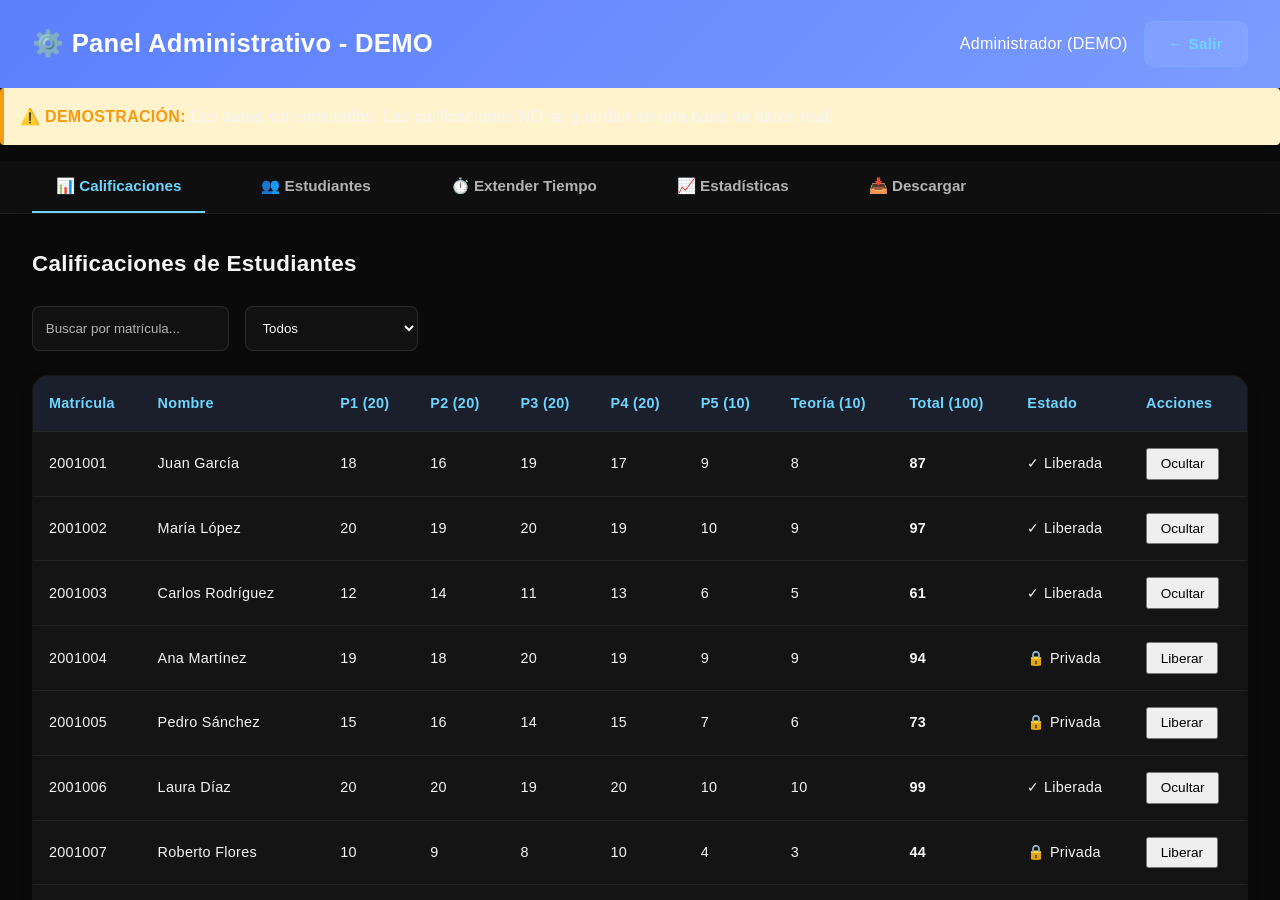
<file: demo-admin.html>
<!DOCTYPE html>
<html lang="es">
<head>
    <meta charset="UTF-8">
    <meta name="viewport" content="width=device-width, initial-scale=1.0">
    <title>DEMO - Panel Administrativo</title>
    <link rel="stylesheet" href="css/style.css">
    <style>
        .demo-banner {
            background-color: #fff3cd;
            border-left: 4px solid #f39c12;
            padding: 1rem;
            margin-bottom: 1rem;
            border-radius: 4px;
        }
        .demo-banner strong {
            color: #f39c12;
        }
    </style>
</head>
<body>
    <div class="admin-container">
        <!-- HEADER -->
        <header class="admin-header">
            <h1>⚙️ Panel Administrativo - DEMO</h1>
            <div class="admin-info">
                <p id="usuarioInfo">Administrador (DEMO)</p>
                <button class="btn btn-secondary" onclick="volverAlLogin()">← Salir</button>
            </div>
        </header>

        <!-- BANNER DEMO -->
        <div class="demo-banner">
            <strong>⚠️ DEMOSTRACIÓN:</strong> Los datos son simulados. Las calificaciones NO se guardan en una base de datos real.
        </div>

        <!-- NAVEGACIÓN -->
        <nav class="admin-nav">
            <button class="nav-btn active" onclick="mostrarSeccion('calificaciones')">
                📊 Calificaciones
            </button>
            <button class="nav-btn" onclick="mostrarSeccion('estudiantes')">
                👥 Estudiantes
            </button>
            <button class="nav-btn" onclick="mostrarSeccion('tiempos')">
                ⏱️ Extender Tiempo
            </button>
            <button class="nav-btn" onclick="mostrarSeccion('estadisticas')">
                📈 Estadísticas
            </button>
            <button class="nav-btn" onclick="mostrarSeccion('exportar')">
                📥 Descargar
            </button>
        </nav>

        <!-- CONTENIDO -->
        <main class="admin-content">
            <!-- CALIFICACIONES -->
            <section id="seccion-calificaciones" class="seccion active">
                <h2>Calificaciones de Estudiantes</h2>

                <div class="filtros">
                    <input type="text" id="filtroMatricula" placeholder="Buscar por matrícula..."
                           onkeyup="filtrarTabla()">
                    <select id="filtroEstado" onchange="filtrarTabla()">
                        <option value="">Todos</option>
                        <option value="liberada">Liberada</option>
                        <option value="privada">Privada (No liberada)</option>
                    </select>
                </div>

                <table class="tabla-calificaciones">
                    <thead>
                        <tr>
                            <th>Matrícula</th>
                            <th>Nombre</th>
                            <th>P1 (20)</th>
                            <th>P2 (20)</th>
                            <th>P3 (20)</th>
                            <th>P4 (20)</th>
                            <th>P5 (10)</th>
                            <th>Teoría (10)</th>
                            <th>Total (100)</th>
                            <th>Estado</th>
                            <th>Acciones</th>
                        </tr>
                    </thead>
                    <tbody id="tablaCalificaciones">
                        <!-- Se llena con JavaScript -->
                    </tbody>
                </table>
            </section>

            <!-- EXTENDER TIEMPO -->
            <section id="seccion-tiempos" class="seccion">
                <h2>Extender Tiempo de Examen</h2>

                <div class="extender-tiempo-box">
                    <div class="form-row">
                        <select id="matriculaExtender" onchange="mostrarDatosEstudiante()">
                            <option value="">Seleccionar estudiante...</option>
                            ${estudiantesDemo.map(e => `<option value="${e.matricula}">${e.matricula} - ${e.nombre}</option>`).join('')}
                        </select>
                        <select id="horasExtender">
                            <option value="7">7 horas (por defecto)</option>
                            <option value="8">8 horas</option>
                            <option value="9">9 horas</option>
                            <option value="10">10 horas</option>
                            <option value="12">12 horas</option>
                            <option value="14">14 horas</option>
                            <option value="16">16 horas</option>
                            <option value="18">18 horas</option>
                            <option value="20">20 horas</option>
                            <option value="24">24 horas (1 día)</option>
                            <option value="30">30 horas</option>
                            <option value="36">36 horas (1.5 días)</option>
                            <option value="48">48 horas (2 días)</option>
                        </select>
                        <textarea id="razonExtender" placeholder="Razón (ej: Estudiante con discapacidad, necesita más tiempo...)"></textarea>
                        <button class="btn btn-warning" onclick="extenderTiempo()">⏱️ Extender Tiempo</button>
                    </div>
                </div>

                <div id="datosEstudianteExtension" style="margin-top: 2rem; display: none;">
                    <h3>Información del Estudiante</h3>
                    <div class="info-box">
                        <p><strong>Matrícula:</strong> <span id="matExtension">-</span></p>
                        <p><strong>Nombre:</strong> <span id="nomExtension">-</span></p>
                        <p><strong>Tiempo actual:</strong> <span id="tiempoActual">7 horas</span></p>
                        <p><strong>Estado:</strong> <span id="estadoExtension">-</span></p>
                    </div>
                </div>

                <h3 style="margin-top: 2rem;">Historial de Extensiones</h3>
                <table class="tabla-extensiones">
                    <thead>
                        <tr>
                            <th>Matrícula</th>
                            <th>Nombre</th>
                            <th>Horas Originales</th>
                            <th>Horas Extendidas</th>
                            <th>Razón</th>
                            <th>Fecha</th>
                        </tr>
                    </thead>
                    <tbody id="tablaExtensiones">
                        <!-- Se llena con JavaScript -->
                    </tbody>
                </table>
            </section>

            <!-- ESTUDIANTES -->
            <section id="seccion-estudiantes" class="seccion">
                <h2>Gestión de Estudiantes</h2>
                <table class="tabla-estudiantes">
                    <thead>
                        <tr>
                            <th>Matrícula</th>
                            <th>Nombre</th>
                            <th>Estado</th>
                            <th>Calificación</th>
                        </tr>
                    </thead>
                    <tbody id="tablaEstudiantes">
                        <!-- Se llena con JavaScript -->
                    </tbody>
                </table>
            </section>

            <!-- ESTADÍSTICAS -->
            <section id="seccion-estadisticas" class="seccion">
                <h2>Estadísticas Generales</h2>
                <div class="estadisticas-box">
                    <div class="stats-grid">
                        <div class="stat-card">
                            <p id="totalEstudiantes">0</p>
                            <small>Estudiantes totales</small>
                        </div>
                        <div class="stat-card">
                            <p id="examenesCompletos">0</p>
                            <small>Exámenes completados</small>
                        </div>
                        <div class="stat-card">
                            <p id="calificacionesLiberadas">0</p>
                            <small>Calificaciones liberadas</small>
                        </div>
                        <div class="stat-card">
                            <p id="promedio">0.0</p>
                            <small>Promedio general</small>
                        </div>
                        <div class="stat-card">
                            <p id="calificacionAlta">0</p>
                            <small>Calificación más alta</small>
                        </div>
                        <div class="stat-card">
                            <p id="calificacionBaja">0</p>
                            <small>Calificación más baja</small>
                        </div>
                    </div>
                </div>
            </section>

            <!-- DESCARGAR/EXPORTAR -->
            <section id="seccion-exportar" class="seccion">
                <h2>Descargar Datos</h2>

                <div class="exportar-opciones">
                    <button class="btn btn-primary" onclick="descargarCSV()">
                        📥 Descargar Calificaciones (CSV/Excel)
                    </button>
                </div>

                <div class="info-box" style="margin-top: 2rem;">
                    <h3>¿Cómo funciona en la versión REAL?</h3>
                    <ol>
                        <li><strong>Estudiante completa examen</strong> → Responde 5 problemas + teoría</li>
                        <li><strong>Sistema califica automáticamente</strong> → Valida respuestas y calcula puntos</li>
                        <li><strong>Admin ve calificaciones privadas</strong> → Con botón "Liberar"</li>
                        <li><strong>Admin libera calificación</strong> → Estudiante puede ver su nota</li>
                        <li><strong>Estudiante ve su puntuación</strong> → Después de liberada por admin</li>
                    </ol>
                </div>
            </section>
        </main>
    </div>

    <script src="js/utils.js"></script>
    <script>
        // Historial de extensiones de tiempo
        let extensionesHistorial = [];

        // DATOS DE DEMO - 28 estudiantes con calificaciones simuladas
        const estudiantesDemo = [
            { matricula: '2001001', nombre: 'Juan García', completado: true, p1: 18, p2: 16, p3: 19, p4: 17, p5: 9, teoria: 8, liberada: true },
            { matricula: '2001002', nombre: 'María López', completado: true, p1: 20, p2: 19, p3: 20, p4: 19, p5: 10, teoria: 9, liberada: true },
            { matricula: '2001003', nombre: 'Carlos Rodríguez', completado: true, p1: 12, p2: 14, p3: 11, p4: 13, p5: 6, teoria: 5, liberada: true },
            { matricula: '2001004', nombre: 'Ana Martínez', completado: true, p1: 19, p2: 18, p3: 20, p4: 19, p5: 9, teoria: 9, liberada: false },
            { matricula: '2001005', nombre: 'Pedro Sánchez', completado: true, p1: 15, p2: 16, p3: 14, p4: 15, p5: 7, teoria: 6, liberada: false },
            { matricula: '2001006', nombre: 'Laura Díaz', completado: true, p1: 20, p2: 20, p3: 19, p4: 20, p5: 10, teoria: 10, liberada: true },
            { matricula: '2001007', nombre: 'Roberto Flores', completado: true, p1: 10, p2: 9, p3: 8, p4: 10, p5: 4, teoria: 3, liberada: false },
            { matricula: '2001008', nombre: 'Sofia Gutiérrez', completado: true, p1: 17, p2: 18, p3: 16, p4: 17, p5: 8, teoria: 7, liberada: true },
            { matricula: '2001009', nombre: 'Miguel Ángel Torres', completado: true, p1: 14, p2: 15, p3: 13, p4: 14, p5: 6, teoria: 5, liberada: false },
            { matricula: '2001010', nombre: 'Elena Vázquez', completado: true, p1: 19, p2: 19, p3: 20, p4: 18, p5: 9, teoria: 9, liberada: true },
            { matricula: '2001011', nombre: 'David Moreno', completado: true, p1: 16, p2: 17, p3: 15, p4: 16, p5: 8, teoria: 7, liberada: false },
            { matricula: '2001012', nombre: 'Isabel Hernández', completado: true, p1: 20, p2: 19, p3: 20, p4: 19, p5: 10, teoria: 9, liberada: true },
            { matricula: '2001013', nombre: 'Francisco Jiménez', completado: true, p1: 11, p2: 12, p3: 10, p4: 11, p5: 5, teoria: 4, liberada: false },
            { matricula: '2001014', nombre: 'Gabriela Castro', completado: true, p1: 18, p2: 19, p3: 17, p4: 18, p5: 9, teoria: 8, liberada: true },
            { matricula: '2001015', nombre: 'Antonio Ruiz', completado: true, p1: 13, p2: 14, p3: 12, p4: 13, p5: 6, teoria: 5, liberada: false },
            { matricula: '2001016', nombre: 'Valentina Iglesias', completado: true, p1: 19, p2: 20, p3: 19, p4: 20, p5: 10, teoria: 9, liberada: true },
            { matricula: '2001017', nombre: 'Sergio Álvarez', completado: true, p1: 15, p2: 15, p3: 14, p4: 14, p5: 7, teoria: 6, liberada: false },
            { matricula: '2001018', nombre: 'Patricia Romero', completado: true, p1: 17, p2: 18, p3: 16, p4: 17, p5: 8, teoria: 7, liberada: true },
            { matricula: '2001019', nombre: 'Enrique Martínez', completado: true, p1: 12, p2: 13, p3: 11, p4: 12, p5: 6, teoria: 5, liberada: false },
            { matricula: '2001020', nombre: 'Marta González', completado: true, p1: 20, p2: 19, p3: 20, p4: 19, p5: 10, teoria: 9, liberada: true },
            { matricula: '2001021', nombre: 'Javier López', completado: true, p1: 16, p2: 17, p3: 15, p4: 16, p5: 8, teoria: 7, liberada: false },
            { matricula: '2001022', nombre: 'Catalina Fernández', completado: true, p1: 18, p2: 18, p3: 19, p4: 17, p5: 9, teoria: 8, liberada: true },
            { matricula: '2001023', nombre: 'Álvaro Domínguez', completado: true, p1: 14, p2: 15, p3: 13, p4: 14, p5: 7, teoria: 6, liberada: false },
            { matricula: '2001024', nombre: 'Raquel Pineda', completado: true, p1: 19, p2: 19, p3: 20, p4: 20, p5: 10, teoria: 9, liberada: true },
            { matricula: '2001025', nombre: 'Gustavo Navarro', completado: true, p1: 15, p2: 16, p3: 14, p4: 15, p5: 7, teoria: 6, liberada: false },
            { matricula: '2001026', nombre: 'Carmen Rodríguez', completado: true, p1: 17, p2: 17, p3: 18, p4: 16, p5: 8, teoria: 7, liberada: true },
            { matricula: '2001027', nombre: 'Ramón García', completado: true, p1: 13, p2: 14, p3: 12, p4: 13, p5: 6, teoria: 5, liberada: false },
            { matricula: '2001028', nombre: 'Adriana Cortés', completado: true, p1: 20, p2: 20, p3: 19, p4: 20, p5: 10, teoria: 9, liberada: true },
        ];

        // Inicialización
        window.addEventListener('load', function() {
            cargarDatos();
        });

        function cargarDatos() {
            cargarCalificaciones();
            cargarEstudiantes();
            cargarEstadisticas();
        }

        function cargarCalificaciones() {
            const tbody = document.getElementById('tablaCalificaciones');
            tbody.innerHTML = estudiantesDemo.map(est => {
                const total = est.p1 + est.p2 + est.p3 + est.p4 + est.p5 + est.teoria;
                return `
                    <tr>
                        <td>${est.matricula}</td>
                        <td>${est.nombre}</td>
                        <td>${est.p1}</td>
                        <td>${est.p2}</td>
                        <td>${est.p3}</td>
                        <td>${est.p4}</td>
                        <td>${est.p5}</td>
                        <td>${est.teoria}</td>
                        <td><strong>${total}</strong></td>
                        <td>${est.liberada ? '✓ Liberada' : '🔒 Privada'}</td>
                        <td>
                            <button class="btn-pequeño" onclick="toggleLiberar('${est.matricula}')">
                                ${est.liberada ? 'Ocultar' : 'Liberar'}
                            </button>
                        </td>
                    </tr>
                `;
            }).join('');
        }

        function cargarEstudiantes() {
            const tbody = document.getElementById('tablaEstudiantes');
            tbody.innerHTML = estudiantesDemo.map(est => {
                const total = est.p1 + est.p2 + est.p3 + est.p4 + est.p5 + est.teoria;
                const estado = est.liberada ? '✓ Liberada' : '🔒 Privada';
                return `
                    <tr>
                        <td>${est.matricula}</td>
                        <td>${est.nombre}</td>
                        <td>${estado}</td>
                        <td><strong>${total}/100</strong></td>
                    </tr>
                `;
            }).join('');
        }

        function cargarEstadisticas() {
            const total = estudiantesDemo.length;
            const completados = estudiantesDemo.filter(e => e.completado).length;
            const liberadas = estudiantesDemo.filter(e => e.liberada).length;

            const calificaciones = estudiantesDemo.map(e => e.p1 + e.p2 + e.p3 + e.p4 + e.p5 + e.teoria);
            const promedio = (calificaciones.reduce((a, b) => a + b, 0) / calificaciones.length).toFixed(1);
            const maxima = Math.max(...calificaciones);
            const minima = Math.min(...calificaciones);

            document.getElementById('totalEstudiantes').textContent = total;
            document.getElementById('examenesCompletos').textContent = completados;
            document.getElementById('calificacionesLiberadas').textContent = liberadas;
            document.getElementById('promedio').textContent = promedio;
            document.getElementById('calificacionAlta').textContent = maxima;
            document.getElementById('calificacionBaja').textContent = minima;
        }

        function toggleLiberar(matricula) {
            const estudiante = estudiantesDemo.find(e => e.matricula === matricula);
            if (estudiante) {
                estudiante.liberada = !estudiante.liberada;
                cargarDatos();
                mostrarNotificacion(
                    estudiante.liberada
                        ? `✓ Calificación de ${estudiante.nombre} LIBERADA`
                        : `🔒 Calificación de ${estudiante.nombre} OCULTADA`,
                    estudiante.liberada ? 'exito' : 'info'
                );
            }
        }

        function mostrarSeccion(seccion) {
            document.querySelectorAll('.seccion').forEach(s => {
                s.classList.remove('active');
            });
            document.getElementById(`seccion-${seccion}`).classList.add('active');

            document.querySelectorAll('.nav-btn').forEach(btn => {
                btn.classList.remove('active');
            });
            event.target.classList.add('active');
        }

        function filtrarTabla() {
            const matricula = document.getElementById('filtroMatricula').value.toLowerCase();
            const estado = document.getElementById('filtroEstado').value;
            const filas = document.querySelectorAll('#tablaCalificaciones tr');

            filas.forEach(fila => {
                const mat = fila.cells[0].textContent.toLowerCase();
                const est = fila.cells[9].textContent;

                const coincideMatricula = mat.includes(matricula);
                const coincideEstado = !estado ||
                    (estado === 'liberada' && est.includes('✓')) ||
                    (estado === 'privada' && est.includes('🔒'));

                fila.style.display = coincideMatricula && coincideEstado ? '' : 'none';
            });
        }

        function descargarCSV() {
            let csv = 'Matrícula,Nombre,P1,P2,P3,P4,P5,Teoría,Total,Estado\n';
            csv += estudiantesDemo.map(e => {
                const total = e.p1 + e.p2 + e.p3 + e.p4 + e.p5 + e.teoria;
                const estado = e.liberada ? 'Liberada' : 'Privada';
                return `${e.matricula},${e.nombre},${e.p1},${e.p2},${e.p3},${e.p4},${e.p5},${e.teoria},${total},${estado}`;
            }).join('\n');

            const blob = new Blob([csv], { type: 'text/csv;charset=utf-8;' });
            const link = document.createElement('a');
            const url = URL.createObjectURL(blob);
            link.setAttribute('href', url);
            link.setAttribute('download', 'calificaciones.csv');
            link.style.visibility = 'hidden';
            document.body.appendChild(link);
            link.click();
            document.body.removeChild(link);

            mostrarNotificacion('✓ Calificaciones descargadas como CSV', 'exito');
        }

        function volverAlLogin() {
            window.location.href = 'index.html';
        }

        function mostrarDatosEstudiante() {
            const matricula = document.getElementById('matriculaExtender').value;
            if (!matricula) {
                document.getElementById('datosEstudianteExtension').style.display = 'none';
                return;
            }

            const estudiante = estudiantesDemo.find(e => e.matricula === matricula);
            if (estudiante) {
                document.getElementById('matExtension').textContent = estudiante.matricula;
                document.getElementById('nomExtension').textContent = estudiante.nombre;
                document.getElementById('tiempoActual').textContent = '7 horas';
                document.getElementById('estadoExtension').textContent = estudiante.completado ? '✓ Completó examen' : '⏳ En progreso';
                document.getElementById('datosEstudianteExtension').style.display = 'block';
            }
        }

        function extenderTiempo() {
            const matricula = document.getElementById('matriculaExtender').value;
            const horas = document.getElementById('horasExtender').value;
            const razon = document.getElementById('razonExtender').value;

            if (!matricula) {
                alert('⚠️ Selecciona un estudiante primero');
                return;
            }

            const estudiante = estudiantesDemo.find(e => e.matricula === matricula);
            if (estudiante) {
                const extension = {
                    matricula: matricula,
                    nombre: estudiante.nombre,
                    horasOriginales: 7,
                    horasExtendidas: parseInt(horas),
                    razon: razon || '(Sin especificar)',
                    fecha: new Date().toLocaleString('es-MX')
                };

                extensionesHistorial.push(extension);
                cargarHistorialExtensiones();

                mostrarNotificacion(`✓ Tiempo extendido a ${horas} horas para ${estudiante.nombre}`, 'exito');

                // Limpiar formulario
                document.getElementById('matriculaExtender').value = '';
                document.getElementById('horasExtender').value = '7';
                document.getElementById('razonExtender').value = '';
                document.getElementById('datosEstudianteExtension').style.display = 'none';
            }
        }

        function cargarHistorialExtensiones() {
            const tbody = document.getElementById('tablaExtensiones');
            if (extensionesHistorial.length === 0) {
                tbody.innerHTML = '<tr><td colspan="6" style="text-align: center; color: #999;">Sin extensiones registradas</td></tr>';
                return;
            }

            tbody.innerHTML = extensionesHistorial.map(ext => `
                <tr>
                    <td>${ext.matricula}</td>
                    <td>${ext.nombre}</td>
                    <td>${ext.horasOriginales} h</td>
                    <td><strong>${ext.horasExtendidas} h</strong></td>
                    <td>${ext.razon}</td>
                    <td>${ext.fecha}</td>
                </tr>
            `).join('');
        }
    </script>
</body>
</html>
</file>
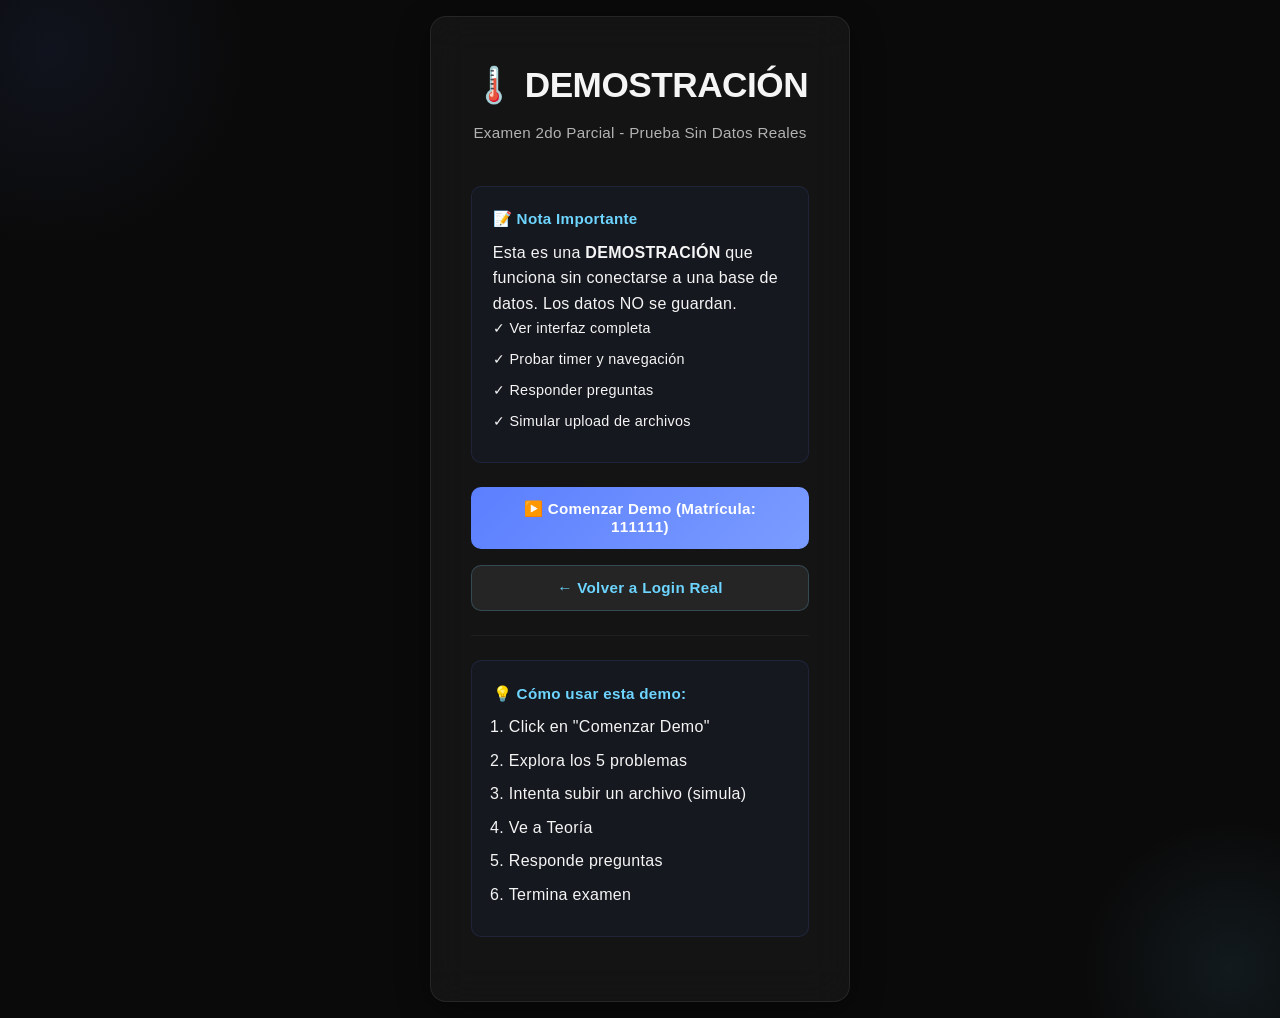
<file: demo.html>
<!DOCTYPE html>
<html lang="es">
<head>
    <meta charset="UTF-8">
    <meta name="viewport" content="width=device-width, initial-scale=1.0">
    <title>DEMO - Examen Termodinámica</title>
    <link rel="stylesheet" href="css/style.css">
</head>
<body>
    <div id="pantallaLogin" class="login-container" style="display: flex;">
        <div class="login-box">
            <div class="logo">
                <h1>🌡️ DEMOSTRACIÓN</h1>
                <p>Examen 2do Parcial - Prueba Sin Datos Reales</p>
            </div>

            <div class="info-box">
                <h3>📝 Nota Importante</h3>
                <p>Esta es una <strong>DEMOSTRACIÓN</strong> que funciona sin conectarse a una base de datos. Los datos NO se guardan.</p>
                <ul>
                    <li>✓ Ver interfaz completa</li>
                    <li>✓ Probar timer y navegación</li>
                    <li>✓ Responder preguntas</li>
                    <li>✓ Simular upload de archivos</li>
                </ul>
            </div>

            <button class="btn btn-primary" onclick="iniciarDemo()" style="width: 100%; margin-bottom: 1rem;">
                ▶️ Comenzar Demo (Matrícula: 111111)
            </button>

            <button class="btn btn-secondary" onclick="window.location.href='index.html'" style="width: 100%;">
                ← Volver a Login Real
            </button>

            <hr>

            <div class="info-box">
                <h3>💡 Cómo usar esta demo:</h3>
                <ol style="margin-left: 1rem; color: var(--color-dark);">
                    <li>Click en "Comenzar Demo"</li>
                    <li>Explora los 5 problemas</li>
                    <li>Intenta subir un archivo (simula)</li>
                    <li>Ve a Teoría</li>
                    <li>Responde preguntas</li>
                    <li>Termina examen</li>
                </ol>
            </div>
        </div>
    </div>

    <!-- PANTALLA DE EXAMEN DEMO -->
    <div id="pantallaExamen" style="display: none; height: 100vh; flex-direction: column;">
        <!-- Header -->
        <header class="examen-header">
            <div class="header-left">
                <h2 id="faseTitulo">Fase 1: Problemas (DEMO)</h2>
                <p>Matrícula: 111111 | PRUEBA SIN GUARDAR DATOS</p>
            </div>
            <div class="timer-box">
                <div id="timerDisplay" class="timer">0:07:00</div>
                <p>Tiempo restante</p>
            </div>
        </header>

        <!-- Contenido -->
        <div class="examen-content">
            <!-- Selector de problemas -->
            <aside class="problema-selector" id="selectorProblemas">
                <h3>Problemas</h3>
                <div class="problema-list" id="listaProblemas"></div>
                <div class="progress-box">
                    <p>Estado: <strong id="estadoProgreso">Fase 1</strong></p>
                </div>
            </aside>

            <!-- Área principal -->
            <main class="problema-area" id="areaPrincipal"></main>
        </div>

        <!-- Footer -->
        <footer class="examen-footer">
            <button id="btnSiguiente" class="btn btn-success" onclick="siguienteAccion()">
                ✓ Siguiente
            </button>
            <small>Esta es una demostración. No se guardan datos.</small>
        </footer>
    </div>

    <!-- Modal para demo de upload -->
    <div id="modalDemo" class="modal" style="display: none;">
        <div class="modal-content">
            <div class="modal-header">
                <h3>📎 Simular Upload de Probatorio</h3>
                <button class="close" onclick="cerrarModalDemo()">✕</button>
            </div>
            <div class="modal-body">
                <p>En la versión real, aquí subirías un PDF o JPG.</p>
                <div class="file-upload">
                    <input type="file" id="fileInputDemo" onchange="manejarArchivoDemo(event)">
                    <label for="fileInputDemo" class="file-label">
                        📎 Seleccionar archivo (simulado)
                    </label>
                </div>
                <div id="filePreviewDemo" style="margin-top:15px;"></div>
            </div>
            <div class="modal-footer">
                <button class="btn btn-primary" onclick="cerrarModalDemo()">OK</button>
            </div>
        </div>
    </div>

    <style>
        /* Animaciones de ingeniería para problemas */
        .animation-container {
            margin: 1.5rem 0;
            display: flex;
            justify-content: center;
            background: rgba(136, 68, 255, 0.05);
            padding: 1.5rem;
            border-radius: 12px;
            border: 1px solid rgba(136, 68, 255, 0.2);
        }

        svg {
            width: 100%;
            max-width: 300px;
            height: auto;
        }

        @keyframes particle-float {
            0%, 100% { opacity: 1; transform: translate(0, 0); }
            50% { opacity: 0.5; }
        }

        @keyframes particle-1 {
            0% { cx: 100; cy: 100; r: 3; }
            100% { cx: 180; cy: 40; r: 5; opacity: 0; }
        }

        @keyframes particle-2 {
            0% { cx: 100; cy: 100; r: 3; }
            100% { cx: 20; cy: 30; r: 5; opacity: 0; }
        }

        @keyframes particle-3 {
            0% { cx: 100; cy: 100; r: 3; }
            100% { cx: 180; cy: 160; r: 5; opacity: 0; }
        }

        @keyframes particle-4 {
            0% { cx: 100; cy: 100; r: 3; }
            100% { cx: 40; cy: 170; r: 5; opacity: 0; }
        }

        @keyframes heat-flow {
            0% { strokeDashoffset: 100; }
            100% { strokeDashoffset: 0; }
        }

        @keyframes compress {
            0%, 100% { transform: scaleX(1); }
            50% { transform: scaleX(0.7); }
        }

        @keyframes expand {
            0%, 100% { r: 30; }
            50% { r: 50; }
        }

        @keyframes valve-flow {
            0% { cx: 20; }
            100% { cx: 280; }
        }

        @keyframes molecule-compress {
            0% { cx: 50; }
            50% { cx: 80; }
            100% { cx: 120; }
        }

        .particle {
            fill: #8844ff;
            filter: drop-shadow(0 0 4px rgba(136, 68, 255, 0.8));
        }

        .heat-arrow {
            stroke: #00ffff;
            stroke-width: 2;
            fill: none;
            stroke-dasharray: 100;
            filter: drop-shadow(0 0 6px rgba(0, 255, 255, 0.6));
        }

        .gas-molecule {
            fill: #ff006e;
            filter: drop-shadow(0 0 4px rgba(255, 0, 110, 0.6));
        }

        .container-rect {
            stroke: #00ffff;
            stroke-width: 2;
            fill: none;
            filter: drop-shadow(0 0 6px rgba(0, 255, 255, 0.4));
        }

        .label-text {
            font-family: 'Courier New', monospace;
            font-size: 11px;
            fill: #00ffff;
            text-anchor: middle;
        }

        .hot-temp { fill: #ff006e; }
        .cold-temp { fill: #0099ff; }
    </style>

    <script src="js/utils.js"></script>
    <script>
        let fase = 1;
        let problemaActual = 1;
        let preguntaActual = 1;
        let tiempoRestante = 7 * 3600; // 7 horas en segundos
        let probatoriosSubidos = {}; // {1: true, 2: true, ...}
        let respuestasDemoLocal = {1: '', 2: '', 3: '', 4: '', 5: ''};

        function cargarRespuestasLocal() {
            const guardadas = localStorage.getItem('respuestasDemoExamen');
            if (guardadas) {
                respuestasDemoLocal = JSON.parse(guardadas);
            }
        }

        // Datos de ejemplo
        const problemasDemo = {
            1: {
                titulo: "Problema 1: Segunda Ley de la Termodinámica",
                enunciado: "Se realiza un experimento donde se transfieren 5200 J de calor a un sistema. La temperatura inicial del sistema es 200 K y la temperatura final es 250 K. La capacidad calorífica a volumen constante es Cv = 25 J/K. Calcula el cambio de entropía del sistema en J/K.",
                solucion: "24.82",
                unidad: "J/K",
                puntos: 20
            },
            2: {
                titulo: "Problema 2: Máquina Térmica",
                enunciado: "Una máquina térmica opera entre dos depósitos de calor a temperaturas T_h = 450 K (caliente) y T_c = 300 K (frío). Si la máquina absorbe 8500 J del depósito caliente, ¿cuál es su eficiencia?",
                solucion: "35.5",
                unidad: "%",
                puntos: 20
            },
            3: {
                titulo: "Problema 3: Entropía en Compresión",
                enunciado: "Un gas ideal se comprime isotérmicamente de 100 L a 50 L a una temperatura de 298 K. Calcula el cambio de entropía para 2 moles del gas.",
                solucion: "-11.5",
                unidad: "J/K",
                puntos: 20
            },
            4: {
                titulo: "Problema 4: Throttling",
                enunciado: "Un fluido se expande a través de una válvula (throttling) de 10 atm a 5 atm. Si la entalpía inicial es 500 kJ/kg, ¿cuál será la entalpía final?",
                solucion: "500",
                unidad: "kJ/kg",
                puntos: 20
            },
            5: {
                titulo: "Problema 5: Compresión de Agua",
                enunciado: "Se comprime agua isotérmicamente a 25°C desde 1 atm a 100 atm. El coeficiente de compresibilidad κ ≈ 4.5×10⁻¹⁰ Pa⁻¹. Calcula el cambio de volumen porcentual.",
                solucion: "-0.45",
                unidad: "%",
                puntos: 10
            }
        };

        const preguntasTeoriaDemo = [
            {
                numero: 1,
                pregunta: "¿Cuál es la formulación correcta de la Segunda Ley en términos de entropía?",
                opciones: {
                    a: "ΔS_universo siempre disminuye",
                    b: "ΔS_universo = ΔS_sistema + ΔS_alrededores ≥ 0",
                    c: "La entropía es constante",
                    d: "ΔS_universo < 0 siempre",
                    e: "No hay relación matemática",
                    f: "Solo aplica a gases",
                    g: "Es igual a cero"
                },
                correcta: "b"
            },
            {
                numero: 2,
                pregunta: "¿Por qué ninguna máquina térmica real puede alcanzar la eficiencia de Carnot?",
                opciones: {
                    a: "Porque Carnot es un teórico",
                    b: "Porque los procesos reales son irreversibles",
                    c: "Porque la tecnología no es suficiente",
                    d: "Porque los materiales se degradan",
                    e: "No hay razón física",
                    f: "Solo en sistemas cerrados",
                    g: "Depende de la presión"
                },
                correcta: "b"
            },
            {
                numero: 3,
                pregunta: "¿Qué indica un cambio de entropía positivo en el universo?",
                opciones: {
                    a: "Que el proceso es reversible",
                    b: "Que es un proceso espontáneo o irreversible",
                    c: "Que la energía se conserva",
                    d: "Que no hay transferencia de calor",
                    e: "Que el sistema se ordena más",
                    f: "Que la presión aumenta",
                    g: "Que la temperatura es constante"
                },
                correcta: "b"
            },
            {
                numero: 4,
                pregunta: "¿Cuál es la relación correcta en una máquina térmica?",
                opciones: {
                    a: "Q_entrada = Q_salida",
                    b: "W = Q_entrada + Q_salida",
                    c: "Q_entrada = W + Q_salida",
                    d: "Q_salida = W + Q_entrada",
                    e: "No hay relación",
                    f: "W = Q_entrada - Q_salida",
                    g: "Q_entrada = 0"
                },
                correcta: "c"
            },
            {
                numero: 5,
                pregunta: "¿Qué sucede con la entropía en un proceso adiabático irreversible?",
                opciones: {
                    a: "Disminuye",
                    b: "Se mantiene constante",
                    c: "Aumenta",
                    d: "Desaparece",
                    e: "Depende de la presión",
                    f: "Se anula",
                    g: "No existe"
                },
                correcta: "c"
            },
            {
                numero: 6,
                pregunta: "¿Qué representa la compresibilidad isotérmica κ?",
                opciones: {
                    a: "La rapidez de calentamiento",
                    b: "La resistencia a cambiar de volumen bajo presión",
                    c: "La capacidad de almacenar energía",
                    d: "La velocidad del sonido",
                    e: "El cambio de temperatura",
                    f: "La viscosidad del fluido",
                    g: "La densidad relativa"
                },
                correcta: "b"
            },
            {
                numero: 7,
                pregunta: "¿Cuál es la Primera Ley de la Termodinámica?",
                opciones: {
                    a: "La entropía siempre aumenta",
                    b: "ΔU = Q - W (conservación de energía)",
                    c: "No hay máquinas de movimiento perpetuo",
                    d: "El calor fluye del frío al caliente",
                    e: "La temperatura es absoluta",
                    f: "No hay relación entre Q y W",
                    g: "U es siempre constante"
                },
                correcta: "b"
            },
            {
                numero: 8,
                pregunta: "¿Qué caracteriza un proceso isotérmico reversible?",
                opciones: {
                    a: "La presión es constante",
                    b: "La temperatura es constante, sin generación neta de entropía",
                    c: "No hay transferencia de calor",
                    d: "El volumen no cambia",
                    e: "La entropía disminuye",
                    f: "El proceso es instantáneo",
                    g: "No hay trabajo realizado"
                },
                correcta: "b"
            },
            {
                numero: 9,
                pregunta: "¿Cómo se relacionan entalpía H y energía interna U?",
                opciones: {
                    a: "H = U - PV",
                    b: "H = U + PV",
                    c: "H = U × PV",
                    d: "H = U / PV",
                    e: "No hay relación",
                    f: "H = U + T",
                    g: "H = U - TS"
                },
                correcta: "b"
            },
            {
                numero: 10,
                pregunta: "¿Cuál es la condición para que un proceso sea termodinámicamente posible?",
                opciones: {
                    a: "ΔU = 0",
                    b: "ΔS_total ≥ 0 (Segunda Ley)",
                    c: "Q > W siempre",
                    d: "T = constante",
                    e: "P = constante",
                    f: "No hay restricción",
                    g: "ΔH = 0"
                },
                correcta: "b"
            }
        ];

        // Iniciar demo
        function iniciarDemo() {
            document.getElementById('pantallaLogin').style.display = 'none';
            document.getElementById('pantallaExamen').style.display = 'flex';
            cargarRespuestasLocal();
            renderizarFase1();
            iniciarTimer();
        }

        function renderizarFase1() {
            fase = 1;
            problemaActual = 1;
            document.getElementById('faseTitulo').textContent = 'Fase 1: Problemas (DEMO)';
            document.getElementById('estadoProgreso').textContent = 'Fase 1 - Problema ' + problemaActual;

            // Crear botones de problemas
            const html = Object.keys(problemasDemo).map(id => `
                <button class="problema-btn ${id == problemaActual ? 'active' : ''}"
                        onclick="cambiarProblema(${id})">
                    <span class="numero">${id}</span>
                    <span class="titulo">P${id}</span>
                </button>
            `).join('');
            document.getElementById('listaProblemas').innerHTML = html;

            mostrarProblemaDemo(problemaActual);
            document.getElementById('btnSiguiente').textContent = '✓ Continuar a Teoría';
        }

        function cambiarProblema(numero) {
            problemaActual = numero;
            mostrarProblemaDemo(numero);
            document.querySelectorAll('.problema-btn').forEach(btn => btn.classList.remove('active'));
            event.target.closest('.problema-btn').classList.add('active');
        }

        function guardarRespuestaLocal(numero, valor) {
            respuestasDemoLocal[numero] = valor;
            localStorage.setItem('respuestasDemoExamen', JSON.stringify(respuestasDemoLocal));
        }

        function guardarRespuestaTeoriaDemo(numero, valor) {
            localStorage.setItem(`respuestaTeoriaDemo_${numero}`, valor);
        }

        function getAnimacionProblema(numero) {
            const animaciones = {
                1: `<div class="animation-container">
                    <svg viewBox="0 0 200 200" xmlns="http://www.w3.org/2000/svg">
                        <defs>
                            <style>
                                .p1 { animation: particle-1 3s ease-in infinite; }
                                .p2 { animation: particle-2 3.2s ease-in infinite; }
                                .p3 { animation: particle-3 3.4s ease-in infinite; }
                                .p4 { animation: particle-4 3.6s ease-in infinite; }
                            </style>
                        </defs>
                        <circle cx="100" cy="100" r="40" class="container-rect" fill="rgba(136,68,255,0.1)"/>
                        <circle class="particle p1" r="3"/>
                        <circle class="particle p2" r="3"/>
                        <circle class="particle p3" r="3"/>
                        <circle class="particle p4" r="3"/>
                    </svg>
                </div>`,

                2: `<div class="animation-container">
                    <svg viewBox="0 0 300 150" xmlns="http://www.w3.org/2000/svg">
                        <defs>
                            <style>
                                .hot-flow { animation: heat-flow 2s linear infinite; }
                                .cold-flow { animation: heat-flow 2s linear infinite 0.5s; }
                            </style>
                        </defs>
                        <!-- Depósito caliente -->
                        <rect x="20" y="20" width="60" height="60" class="container-rect" fill="#ff006e" opacity="0.1"/>

                        <!-- Máquina térmica -->
                        <circle cx="150" cy="50" r="30" class="container-rect" fill="rgba(0,255,255,0.1)"/>

                        <!-- Depósito frío -->
                        <rect x="220" y="20" width="60" height="60" class="container-rect" fill="#0099ff" opacity="0.1"/>

                        <!-- Flujo de energía -->
                        <path class="heat-arrow hot-flow" d="M 80 50 Q 115 35 120 50"/>
                        <path class="heat-arrow cold-flow" d="M 180 50 Q 215 65 220 50"/>
                    </svg>
                </div>`,

                3: `<div class="animation-container">
                    <svg viewBox="0 0 200 200" xmlns="http://www.w3.org/2000/svg">
                        <defs>
                            <style>
                                .gas { animation: expand 3s ease-in-out infinite; }
                            </style>
                        </defs>
                        <!-- Cilindro -->
                        <rect x="30" y="50" width="140" height="100" class="container-rect" fill="rgba(136,68,255,0.05)"/>

                        <!-- Gas comprimiendo/expandiendo -->
                        <circle class="gas-molecule gas" cx="100" cy="100" r="35"/>
                    </svg>
                </div>`,

                4: `<div class="animation-container">
                    <svg viewBox="0 0 300 150" xmlns="http://www.w3.org/2000/svg">
                        <defs>
                            <style>
                                .droplet { animation: valve-flow 3s ease-in-out infinite; }
                            </style>
                        </defs>
                        <!-- Tubo de entrada -->
                        <rect x="10" y="60" width="40" height="30" class="container-rect"/>

                        <!-- Válvula -->
                        <circle cx="80" cy="75" r="15" class="container-rect"/>
                        <line x1="65" y1="75" x2="95" y2="75" stroke="#00ffff" stroke-width="2"/>

                        <!-- Tubo de salida -->
                        <rect x="250" y="60" width="40" height="30" class="container-rect"/>

                        <!-- Fluido pasando -->
                        <circle class="gas-molecule droplet" cx="80" cy="75" r="4"/>
                    </svg>
                </div>`,

                5: `<div class="animation-container">
                    <svg viewBox="0 0 200 200" xmlns="http://www.w3.org/2000/svg">
                        <defs>
                            <style>
                                .mol1 { animation: molecule-compress 4s ease-in-out infinite; }
                                .mol2 { animation: molecule-compress 4s ease-in-out infinite 0.3s; }
                                .mol3 { animation: molecule-compress 4s ease-in-out infinite 0.6s; }
                            </style>
                        </defs>
                        <!-- Contenedor -->
                        <rect x="30" y="40" width="140" height="120" class="container-rect" fill="rgba(0,153,255,0.1)"/>

                        <!-- Moléculas comprimiéndose -->
                        <circle class="gas-molecule mol1" r="4" cy="80"/>
                        <circle class="gas-molecule mol2" r="4" cy="120"/>
                        <circle class="gas-molecule mol3" r="4" cy="100"/>
                    </svg>
                </div>`
            };
            return animaciones[numero] || '';
        }

        function mostrarProblemaDemo(numero) {
            const p = problemasDemo[numero];
            const animacion = getAnimacionProblema(numero);
            const html = `
                <div class="problema-header">
                    <h3>${p.titulo}</h3>
                    <span class="puntos">Puntaje: ${p.puntos} puntos</span>
                </div>
                <div class="problema-body">
                    <div class="enunciado-box">
                        <h4>📋 Enunciado</h4>
                        <p>${p.enunciado}</p>
                    </div>
                    ${animacion}
                    <div class="respuesta-box">
                        <label>Tu Respuesta:</label>
                        <input type="number" id="resp${numero}" step="0.01" placeholder="Ingresa el valor"
                               value="${respuestasDemoLocal[numero] || ''}"
                               oninput="guardarRespuestaLocal(${numero}, this.value)">
                        <small>Unidad: <strong>${p.unidad}</strong></small>
                    </div>
                    <button class="btn btn-secondary" onclick="abrirModalDemo(${numero})">
                        📎 Simular Upload Probatorio
                    </button>
                    <p style="margin-top: 1rem; color: #999; font-size: 0.9rem;">
                        💡 Respuesta correcta (para referencia): ${p.solucion}
                    </p>
                </div>
            `;
            document.getElementById('areaPrincipal').innerHTML = html;
        }

        function abrirModalDemo(numero) {
            document.getElementById('modalDemo').style.display = 'flex';
            document.getElementById('modalDemo').dataset.problema = numero;
        }

        function cerrarModalDemo() {
            document.getElementById('modalDemo').style.display = 'none';
            document.getElementById('fileInputDemo').value = '';
            document.getElementById('filePreviewDemo').innerHTML = '';
        }

        function manejarArchivoDemo(event) {
            const file = event.target.files[0];
            if (file) {
                const problema = parseInt(document.getElementById('modalDemo').dataset.problema);
                probatoriosSubidos[problema] = true;
                document.getElementById('filePreviewDemo').innerHTML = `
                    <div class="file-info">
                        <p>✓ Archivo seleccionado: <strong>${file.name}</strong></p>
                        <p>Tamaño: ${(file.size / 1024).toFixed(2)} KB</p>
                        <p style="color: var(--color-success); margin-top: 0.5rem;">
                            ✓ Probatorio para Problema ${problema} registrado
                        </p>
                    </div>
                `;
                setTimeout(() => cerrarModalDemo(), 1500);
            }
        }

        function siguienteAccion() {
            if (fase === 1) {
                // Validar que todos los 5 problemas tengan respuesta
                const sinRespuesta = [];
                for (let i = 1; i <= 5; i++) {
                    if (!respuestasDemoLocal[i] || respuestasDemoLocal[i].trim() === '') {
                        sinRespuesta.push(i);
                    }
                }

                if (sinRespuesta.length > 0) {
                    alert(`⚠️ Debes responder TODOS los problemas\n\nFaltan respuestas en: Problema(s) ${sinRespuesta.join(', ')}`);
                    return;
                }

                // Validar que todos los 5 problemas tengan probatorio subido
                const faltantes = [];
                for (let i = 1; i <= 5; i++) {
                    if (!probatoriosSubidos[i]) {
                        faltantes.push(i);
                    }
                }

                if (faltantes.length > 0) {
                    alert(`⚠️ DEBES SUBIR TODOS LOS PROBATORIOS\n\nFaltan probatorios para los problemas: ${faltantes.join(', ')}\n\nLos estudiantes DEBEN subir PDF/JPG para cada uno de los 5 problemas antes de pasar a Teoría.`);
                    return;
                }

                renderizarFase2();
            } else {
                terminarDemo();
            }
        }

        function renderizarFase2() {
            fase = 2;
            preguntaActual = 1;
            document.getElementById('faseTitulo').textContent = 'Fase 2: Teoría (DEMO)';
            document.getElementById('estadoProgreso').textContent = 'Fase 2 - Pregunta ' + preguntaActual;

            // Cambiar selector a números de preguntas
            const html = preguntasTeoriaDemo.map((_, i) => `
                <button class="problema-btn ${(i+1) == preguntaActual ? 'active' : ''}"
                        onclick="cambiarPregunta(${i+1})">
                    <span class="numero">${i+1}</span>
                    <span class="titulo">P${i+1}</span>
                </button>
            `).join('');
            document.getElementById('listaProblemas').innerHTML = html;

            mostrarPreguntaDemo(preguntaActual);
            document.getElementById('btnSiguiente').textContent = '✓ Terminar Examen';
        }

        function cambiarPregunta(numero) {
            preguntaActual = numero;
            mostrarPreguntaDemo(numero);
            document.querySelectorAll('.problema-btn').forEach(btn => btn.classList.remove('active'));
            event.target.closest('.problema-btn').classList.add('active');
        }

        function mostrarPreguntaDemo(numero) {
            const p = preguntasTeoriaDemo[numero - 1];
            let html = `
                <div class="pregunta-box">
                    <h3>${p.pregunta}</h3>
                    <div class="opciones">
            `;

            Object.entries(p.opciones).forEach(([key, valor]) => {
                const seleccionada = localStorage.getItem(`respuestaTeoriaDemo_${numero}`) === key ? 'checked' : '';
                html += `
                    <label class="opcion">
                        <input type="radio" name="preg${numero}" value="${key}" ${seleccionada}
                               onchange="guardarRespuestaTeoriaDemo(${numero}, '${key}')">
                        <span class="letra">${key.toUpperCase()}</span>
                        <span class="texto">${valor}</span>
                    </label>
                `;
            });

            html += `
                    </div>
                    <p style="margin-top: 1.5rem; color: #999; font-size: 0.9rem;">
                        💡 Respuesta correcta (para referencia): <strong>${p.correcta.toUpperCase()}</strong>
                    </p>
                </div>
            `;

            document.getElementById('areaPrincipal').innerHTML = html;
        }

        function iniciarTimer() {
            setInterval(() => {
                if (tiempoRestante > 0) {
                    tiempoRestante--;
                    const h = Math.floor(tiempoRestante / 3600);
                    const m = Math.floor((tiempoRestante % 3600) / 60);
                    const s = tiempoRestante % 60;
                    document.getElementById('timerDisplay').textContent =
                        `${h}:${String(m).padStart(2, '0')}:${String(s).padStart(2, '0')}`;
                }
            }, 1000);
        }

        function terminarDemo() {
            // Validar que todas las preguntas de teoría estén respondidas (Fase 2)
            if (fase === 2) {
                const sinRespuesta = [];
                for (let i = 1; i <= totalPreguntas; i++) {
                    const respuesta = localStorage.getItem(`respuestaTeoriaDemo_${i}`);
                    if (!respuesta) {
                        sinRespuesta.push(i);
                    }
                }

                if (sinRespuesta.length > 0) {
                    alert(`⚠️ Debes responder TODAS las preguntas\n\nFaltan respuestas en: Pregunta(s) ${sinRespuesta.join(', ')}`);
                    return;
                }
            }

            const html = `
                <div style="text-align: center; padding: 3rem;">
                    <h2>✓ Demo Completado</h2>
                    <p style="font-size: 1.2rem; margin: 1rem 0;">¡Así se vería un examen real!</p>

                    <div class="info-box" style="margin: 2rem 0; max-width: 600px; margin-left: auto; margin-right: auto;">
                        <h3>¿Qué viste en esta demo?</h3>
                        <ul style="text-align: left;">
                            <li>✓ Interface de login</li>
                            <li>✓ Navegación entre problemas</li>
                            <li>✓ Campos para respuestas numéricas</li>
                            <li>✓ Simulación de upload de archivos</li>
                            <li>✓ Timer en tiempo real</li>
                            <li>✓ Transición a Fase 2 (Teoría)</li>
                            <li>✓ Preguntas de opción múltiple</li>
                        </ul>
                    </div>

                    <div class="info-box" style="background-color: #e8f5e9; max-width: 600px; margin-left: auto; margin-right: auto;">
                        <h3>En la versión REAL:</h3>
                        <ul style="text-align: left;">
                            <li>✓ Los datos se guardan en Supabase</li>
                            <li>✓ Preguntas diagnósticas si fallan problemas</li>
                            <li>✓ Cálculo automático de puntos</li>
                            <li>✓ Panel de admin para liberar calificaciones</li>
                            <li>✓ Descarga de Excel con resultados</li>
                            <li>✓ Timer sincronizado con servidor</li>
                        </ul>
                    </div>

                    <button class="btn btn-primary" onclick="location.reload()" style="margin-top: 2rem;">
                        🔄 Reiniciar Demo
                    </button>
                    <button class="btn btn-secondary" onclick="window.location.href='index.html'" style="margin-top: 1rem;">
                        → Ir a Login Real
                    </button>
                </div>
            `;
            document.getElementById('areaPrincipal').innerHTML = html;
            document.getElementById('selectorProblemas').style.display = 'none';
            document.getElementById('btnSiguiente').style.display = 'none';
        }
    </script>
</body>
</html>
</file>
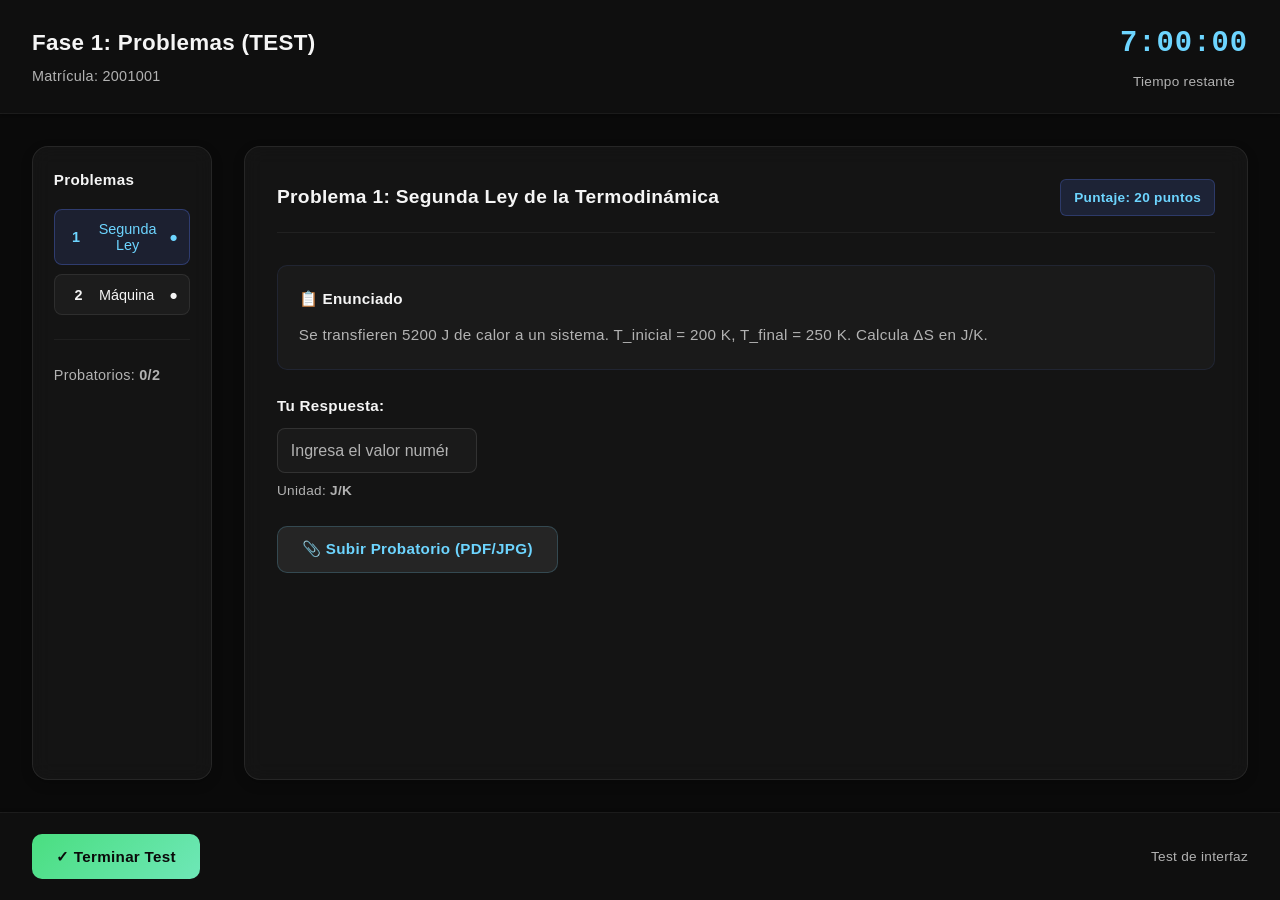
<file: test-examen.html>
<!DOCTYPE html>
<html lang="es">
<head>
    <meta charset="UTF-8">
    <meta name="viewport" content="width=device-width, initial-scale=1.0">
    <title>Examen - TEST</title>
    <link rel="stylesheet" href="css/style.css">
</head>
<body>
    <div class="examen-container">
        <header class="examen-header">
            <div class="header-left">
                <h2>Fase 1: Problemas (TEST)</h2>
                <p id="matriculaDisplay">Matrícula: 2001001</p>
            </div>
            <div class="timer-box">
                <div id="timerDisplay" class="timer">7:00:00</div>
                <p>Tiempo restante</p>
            </div>
        </header>

        <div class="examen-content">
            <aside class="problema-selector">
                <h3>Problemas</h3>
                <div class="problema-list">
                    <button class="problema-btn active" data-problema="1" onclick="mostrarProblema(1)">
                        <span class="numero">1</span>
                        <span class="titulo">Segunda Ley</span>
                        <span class="status">●</span>
                    </button>
                    <button class="problema-btn" data-problema="2" onclick="mostrarProblema(2)">
                        <span class="numero">2</span>
                        <span class="titulo">Máquina</span>
                        <span class="status">●</span>
                    </button>
                </div>
                <div class="progress-box">
                    <p>Probatorios: <strong id="probatoriosCount">0/2</strong></p>
                </div>
            </aside>

            <main class="problema-area">
                <div id="problemaContent"></div>
            </main>
        </div>

        <footer class="examen-footer">
            <button class="btn btn-success" onclick="alert('✓ Test completado')">
                ✓ Terminar Test
            </button>
            <small>Test de interfaz</small>
        </footer>
    </div>

    <script>
        // DATOS DE PRUEBA EMBEBIDOS
        const problemas = {
            1: {
                titulo: "Problema 1: Segunda Ley de la Termodinámica",
                enunciado: "Se transfieren 5200 J de calor a un sistema. T_inicial = 200 K, T_final = 250 K. Calcula ΔS en J/K.",
                unidad: "J/K",
                solucion: "24.82"
            },
            2: {
                titulo: "Problema 2: Máquina Térmica",
                enunciado: "Una máquina térmica recibe 1000 J de una fuente caliente a 400 K y cede 600 J a un sumidero frío a 300 K. Calcula la eficiencia.",
                unidad: "%",
                solucion: "40"
            }
        };

        let respuestas = { 1: '', 2: '' };

        function mostrarProblema(numero) {
            const p = problemas[numero];
            const html = `
                <div class="problema-header">
                    <h3>${p.titulo}</h3>
                    <span class="puntos">Puntaje: 20 puntos</span>
                </div>

                <div class="problema-body">
                    <div class="enunciado-box">
                        <h4>📋 Enunciado</h4>
                        <p>${p.enunciado}</p>
                    </div>

                    <div class="respuesta-box">
                        <label for="respuesta${numero}">Tu Respuesta:</label>
                        <input
                            type="number"
                            id="respuesta${numero}"
                            step="0.01"
                            placeholder="Ingresa el valor numérico"
                            value="${respuestas[numero] || ''}"
                            oninput="respuestas[${numero}] = this.value"
                        >
                        <small>Unidad: <strong>${p.unidad}</strong></small>
                    </div>

                    <button class="btn btn-secondary" onclick="alert('Test: Probatorio subido')">
                        📎 Subir Probatorio (PDF/JPG)
                    </button>
                </div>
            `;

            document.getElementById('problemaContent').innerHTML = html;

            // Actualizar botones
            document.querySelectorAll('.problema-btn').forEach(btn => {
                btn.classList.remove('active');
            });
            document.querySelector(`[data-problema="${numero}"]`).classList.add('active');
        }

        window.addEventListener('load', function() {
            console.log('✅ Página de TEST cargada correctamente');
            mostrarProblema(1);
        });
    </script>
</body>
</html>
</file>
<file: css/style.css>
/* ============================================================================
   ESTILOS GENERALES - APPLE FUTURISTA MINIMALISTA
   ============================================================================ */

* {
    margin: 0;
    padding: 0;
    box-sizing: border-box;
}

:root {
    --color-primary: #5b7fff;
    --color-secondary: #6dd5ff;
    --color-accent: #ff6b9d;
    --color-tertiary: #a78bfa;
    --color-dark-bg: #0a0a0a;
    --color-dark-bg-secondary: #141414;
    --color-dark-card: #1f1f1f;
    --color-text-primary: #f5f5f5;
    --color-text-secondary: #b3b3b3;
    --color-success: #4ade80;
    --color-warning: #fbbf24;
    --color-danger: #ff6b6b;
    --spacing: 1rem;
    --border-radius: 16px;
    --font-main: -apple-system, BlinkMacSystemFont, 'Segoe UI', 'Helvetica Neue', sans-serif;
}

html, body {
    height: 100%;
}

body {
    font-family: var(--font-main);
    background: #0a0a0a;
    color: var(--color-text-primary);
    line-height: 1.6;
    overflow-x: hidden;
    font-weight: 400;
    letter-spacing: 0.3px;
}

/* ============================================================================
   LOGIN PAGE
   ============================================================================ */

.login-container {
    display: flex;
    justify-content: center;
    align-items: center;
    min-height: 100vh;
    background: #0a0a0a;
    padding: var(--spacing);
    position: relative;
    overflow: hidden;
}

.login-container::before {
    content: '';
    position: absolute;
    width: 400px;
    height: 400px;
    background: radial-gradient(circle, rgba(91, 127, 255, 0.08) 0%, transparent 70%);
    border-radius: 50%;
    top: -150px;
    left: -150px;
    animation: float 10s ease-in-out infinite;
}

.login-container::after {
    content: '';
    position: absolute;
    width: 300px;
    height: 300px;
    background: radial-gradient(circle, rgba(109, 213, 255, 0.08) 0%, transparent 70%);
    border-radius: 50%;
    bottom: -100px;
    right: -100px;
    animation: float 12s ease-in-out infinite reverse;
}

.login-box {
    background: rgba(31, 31, 31, 0.5);
    border: 1px solid rgba(255, 255, 255, 0.08);
    border-radius: var(--border-radius);
    box-shadow: 0 8px 32px rgba(0, 0, 0, 0.4);
    padding: 2.5rem;
    width: 100%;
    max-width: 420px;
    animation: slideIn 0.6s ease-out;
    position: relative;
    z-index: 10;
    backdrop-filter: blur(20px);
}

@keyframes slideIn {
    from {
        opacity: 0;
        transform: translateY(-20px);
    }
    to {
        opacity: 1;
        transform: translateY(0);
    }
}

@keyframes float {
    0%, 100% {
        transform: translate(0, 0px);
    }
    50% {
        transform: translate(30px, 30px);
    }
}

.logo {
    text-align: center;
    margin-bottom: 2.5rem;
}

.logo h1 {
    font-size: 2.2rem;
    color: var(--color-text-primary);
    margin-bottom: 0.5rem;
    font-weight: 700;
    letter-spacing: -0.5px;
}

.logo p {
    color: var(--color-text-secondary);
    font-size: 0.95rem;
    font-weight: 400;
}

.form-group {
    margin-bottom: 1.5rem;
}

.form-group label {
    display: block;
    font-weight: 500;
    margin-bottom: 0.6rem;
    color: var(--color-text-primary);
    font-size: 0.95rem;
}

.form-group input,
.form-group select,
.form-group textarea {
    width: 100%;
    padding: 0.9rem 1rem;
    border: 1px solid rgba(255, 255, 255, 0.1);
    border-radius: 10px;
    font-family: var(--font-main);
    font-size: 1rem;
    transition: all 0.3s ease;
    background-color: rgba(255, 255, 255, 0.03);
    color: var(--color-text-primary);
}

.form-group input::placeholder {
    color: var(--color-text-secondary);
}

.form-group input:focus,
.form-group select:focus,
.form-group textarea:focus {
    outline: none;
    border-color: rgba(91, 127, 255, 0.4);
    background-color: rgba(255, 255, 255, 0.05);
}

.form-group small {
    display: block;
    color: var(--color-text-secondary);
    margin-top: 0.4rem;
    font-size: 0.85rem;
}

.error-message {
    background-color: rgba(255, 107, 107, 0.08);
    color: #ff8888;
    padding: 1rem;
    border-radius: 10px;
    margin-bottom: 1rem;
    border: 1px solid rgba(255, 107, 107, 0.15);
    font-size: 0.9rem;
}

.info-box {
    background: rgba(91, 127, 255, 0.05);
    padding: 1.3rem;
    border-radius: 10px;
    margin-bottom: 1.5rem;
    border: 1px solid rgba(91, 127, 255, 0.12);
}

.info-box h3 {
    color: var(--color-secondary);
    margin-bottom: 0.5rem;
    font-size: 0.95rem;
    font-weight: 600;
}

.info-box ul {
    list-style: none;
    font-size: 0.9rem;
}

.info-box li {
    margin-bottom: 0.5rem;
    color: var(--color-text-primary);
}

.footer-info {
    text-align: center;
    color: var(--color-text-secondary);
    font-size: 0.85rem;
    border-top: 1px solid rgba(255, 255, 255, 0.05);
    padding-top: 1.5rem;
    margin-top: 1.5rem;
}

hr {
    border: none;
    border-top: 1px solid rgba(255, 255, 255, 0.05);
    margin: 1.5rem 0;
}

/* ============================================================================
   BOTONES
   ============================================================================ */

.btn {
    padding: 0.85rem 1.5rem;
    border: none;
    border-radius: 10px;
    font-size: 0.95rem;
    font-weight: 600;
    cursor: pointer;
    transition: all 0.25s ease;
    font-family: var(--font-main);
    display: inline-block;
    text-align: center;
    letter-spacing: 0.3px;
}

.btn:disabled {
    opacity: 0.5;
    cursor: not-allowed;
}

.btn-primary {
    background: linear-gradient(135deg, #5b7fff 0%, #7b9cff 100%);
    color: white;
    width: 100%;
    border: none;
}

.btn-primary:hover:not(:disabled) {
    transform: translateY(-1px);
    box-shadow: 0 10px 25px rgba(91, 127, 255, 0.2);
}

.btn-secondary {
    background: rgba(255, 255, 255, 0.08);
    color: var(--color-secondary);
    border: 1px solid rgba(109, 213, 255, 0.2);
}

.btn-secondary:hover:not(:disabled) {
    background: rgba(255, 255, 255, 0.12);
    border-color: rgba(109, 213, 255, 0.4);
}

.btn-success {
    background: linear-gradient(135deg, #4ade80 0%, #6ee7b7 100%);
    color: #0a0a0a;
    border: none;
}

.btn-success:hover:not(:disabled) {
    transform: translateY(-1px);
    box-shadow: 0 10px 25px rgba(74, 222, 128, 0.2);
}

.btn-warning {
    background: linear-gradient(135deg, #fbbf24 0%, #f59e0b 100%);
    color: #0a0a0a;
    border: none;
}

.btn-warning:hover:not(:disabled) {
    transform: translateY(-1px);
    box-shadow: 0 10px 25px rgba(251, 191, 36, 0.2);
}

.btn-pequeño {
    padding: 0.4rem 0.8rem;
    font-size: 0.85rem;
}

/* ============================================================================
   EXAMEN PAGE
   ============================================================================ */

.examen-container {
    display: flex;
    flex-direction: column;
    height: 100vh;
    background: #0a0a0a;
}

.examen-header {
    background: rgba(31, 31, 31, 0.3);
    padding: 1.3rem 2rem;
    box-shadow: 0 1px 3px rgba(0, 0, 0, 0.3);
    display: flex;
    justify-content: space-between;
    align-items: center;
    border-bottom: 1px solid rgba(255, 255, 255, 0.05);
    backdrop-filter: blur(10px);
}

.header-left h2 {
    color: var(--color-text-primary);
    margin-bottom: 0.25rem;
    font-weight: 600;
    font-size: 1.4rem;
}

.header-left p {
    color: var(--color-text-secondary);
    font-size: 0.9rem;
}

.timer-box {
    text-align: center;
}

.timer {
    font-size: 1.8rem;
    font-weight: 600;
    color: var(--color-secondary);
    font-family: 'Courier New', monospace;
    letter-spacing: 1px;
}

.timer-box p {
    color: var(--color-text-secondary);
    font-size: 0.85rem;
    margin-top: 0.25rem;
}

.examen-content {
    display: flex;
    flex: 1;
    gap: 2rem;
    padding: 2rem;
    overflow: hidden;
}

.problema-selector {
    width: 180px;
    background: rgba(31, 31, 31, 0.5);
    border: 1px solid rgba(255, 255, 255, 0.08);
    border-radius: var(--border-radius);
    padding: 1.3rem;
    box-shadow: 0 4px 12px rgba(0, 0, 0, 0.2);
    overflow-y: auto;
    backdrop-filter: blur(10px);
}

.problema-selector h3 {
    color: var(--color-text-primary);
    margin-bottom: 1rem;
    font-size: 0.95rem;
    font-weight: 600;
}

.problema-list {
    display: flex;
    flex-direction: column;
    gap: 0.6rem;
}

.problema-btn {
    padding: 0.7rem;
    background: rgba(255, 255, 255, 0.04);
    border: 1px solid rgba(255, 255, 255, 0.08);
    border-radius: 8px;
    cursor: pointer;
    display: flex;
    gap: 0.5rem;
    align-items: center;
    transition: all 0.25s ease;
    font-weight: 500;
    color: var(--color-text-primary);
    font-size: 0.9rem;
}

.problema-btn:hover {
    background: rgba(255, 255, 255, 0.08);
    border-color: rgba(91, 127, 255, 0.2);
}

.problema-btn.active {
    background: rgba(91, 127, 255, 0.12);
    color: var(--color-secondary);
    border-color: rgba(91, 127, 255, 0.3);
}

.problema-btn .numero {
    font-weight: 600;
    width: 25px;
    text-align: center;
}

.problema-btn .status {
    margin-left: auto;
}

.progress-box {
    margin-top: 1.5rem;
    padding-top: 1.5rem;
    border-top: 1px solid rgba(255, 255, 255, 0.05);
}

.progress-box p {
    font-size: 0.9rem;
    color: var(--color-text-secondary);
}

.problema-area {
    flex: 1;
    background: rgba(31, 31, 31, 0.5);
    border: 1px solid rgba(255, 255, 255, 0.08);
    border-radius: var(--border-radius);
    padding: 2rem;
    box-shadow: 0 4px 12px rgba(0, 0, 0, 0.2);
    overflow-y: auto;
    backdrop-filter: blur(10px);
}

.problema-header {
    display: flex;
    justify-content: space-between;
    align-items: center;
    margin-bottom: 2rem;
    border-bottom: 1px solid rgba(255, 255, 255, 0.06);
    padding-bottom: 1rem;
}

.problema-header h3 {
    color: var(--color-text-primary);
    font-size: 1.2rem;
    font-weight: 600;
}

.puntos {
    background: rgba(91, 127, 255, 0.15);
    color: var(--color-secondary);
    padding: 0.4rem 0.8rem;
    border-radius: 6px;
    font-size: 0.85rem;
    font-weight: 600;
    border: 1px solid rgba(91, 127, 255, 0.25);
}

.enunciado-box {
    background: rgba(255, 255, 255, 0.03);
    padding: 1.3rem;
    border-radius: 10px;
    margin-bottom: 1.5rem;
    border: 1px solid rgba(91, 127, 255, 0.1);
}

.enunciado-box h4 {
    color: var(--color-text-primary);
    margin-bottom: 0.7rem;
    font-weight: 600;
    font-size: 0.95rem;
}

.enunciado-box p {
    color: var(--color-text-secondary);
    line-height: 1.7;
    font-size: 0.95rem;
}

.respuesta-box {
    margin-bottom: 1.5rem;
}

.respuesta-box label {
    display: block;
    font-weight: 600;
    margin-bottom: 0.6rem;
    color: var(--color-text-primary);
    font-size: 0.95rem;
}

.respuesta-box input {
    width: 200px;
    padding: 0.8rem;
    border: 1px solid rgba(255, 255, 255, 0.1);
    border-radius: 8px;
    font-size: 1rem;
    background: rgba(255, 255, 255, 0.03);
    color: var(--color-text-primary);
    transition: all 0.25s ease;
}

.respuesta-box input::placeholder {
    color: var(--color-text-secondary);
}

.respuesta-box input:focus {
    outline: none;
    border-color: rgba(91, 127, 255, 0.4);
    background: rgba(255, 255, 255, 0.05);
}

.respuesta-box small {
    display: block;
    color: var(--color-text-secondary);
    margin-top: 0.4rem;
    font-size: 0.85rem;
}

.examen-footer {
    background: rgba(31, 31, 31, 0.3);
    padding: 1.3rem 2rem;
    border-top: 1px solid rgba(255, 255, 255, 0.05);
    display: flex;
    justify-content: space-between;
    align-items: center;
    box-shadow: 0 -1px 3px rgba(0, 0, 0, 0.3);
    backdrop-filter: blur(10px);
}

.examen-footer small {
    color: var(--color-text-secondary);
    font-size: 0.85rem;
}

/* ============================================================================
   MODAL
   ============================================================================ */

.modal {
    display: none;
    position: fixed;
    top: 0;
    left: 0;
    width: 100%;
    height: 100%;
    background-color: rgba(0, 0, 0, 0.6);
    z-index: 1000;
    justify-content: center;
    align-items: center;
    backdrop-filter: blur(4px);
}

.modal-content {
    background: rgba(31, 31, 31, 0.9);
    border: 1px solid rgba(255, 255, 255, 0.1);
    border-radius: var(--border-radius);
    box-shadow: 0 20px 60px rgba(0, 0, 0, 0.5);
    max-width: 500px;
    width: 90%;
    animation: slideIn 0.3s ease-out;
    backdrop-filter: blur(20px);
}

.modal-header {
    padding: 1.5rem;
    border-bottom: 1px solid rgba(255, 255, 255, 0.06);
    display: flex;
    justify-content: space-between;
    align-items: center;
}

.modal-header h3 {
    color: var(--color-text-primary);
    font-weight: 600;
}

.close {
    background: none;
    border: none;
    font-size: 1.5rem;
    cursor: pointer;
    color: var(--color-text-secondary);
    transition: color 0.25s ease;
}

.close:hover {
    color: var(--color-text-primary);
}

.modal-body {
    padding: 1.5rem;
}

.file-upload {
    position: relative;
    margin-bottom: 1rem;
}

.file-upload input {
    display: none;
}

.file-label {
    display: block;
    padding: 2rem;
    border: 2px dashed rgba(91, 127, 255, 0.3);
    border-radius: 10px;
    text-align: center;
    background-color: rgba(91, 127, 255, 0.05);
    cursor: pointer;
    transition: all 0.25s ease;
    font-weight: 600;
    color: var(--color-secondary);
}

.file-label:hover {
    background-color: rgba(91, 127, 255, 0.1);
    border-color: rgba(91, 127, 255, 0.5);
}

.file-info {
    background: rgba(74, 222, 128, 0.08);
    padding: 1rem;
    border-radius: 8px;
    border: 1px solid rgba(74, 222, 128, 0.2);
}

.file-info p {
    margin-bottom: 0.5rem;
    color: var(--color-text-primary);
    font-size: 0.9rem;
}

.modal-footer {
    padding: 1.5rem;
    border-top: 1px solid rgba(255, 255, 255, 0.06);
    display: flex;
    justify-content: flex-end;
    gap: 1rem;
}

/* ============================================================================
   TEORÍA PAGE
   ============================================================================ */

.progreso-box {
    background: rgba(31, 31, 31, 0.5);
    padding: 1.3rem 2rem;
    margin-bottom: 1rem;
    border-radius: var(--border-radius);
    border: 1px solid rgba(255, 255, 255, 0.08);
    box-shadow: 0 4px 12px rgba(0, 0, 0, 0.2);
    backdrop-filter: blur(10px);
}

.progreso-bar {
    width: 100%;
    height: 6px;
    background-color: rgba(255, 255, 255, 0.08);
    border-radius: 10px;
    overflow: hidden;
    margin-bottom: 0.7rem;
}

.progreso-fill {
    height: 100%;
    background: linear-gradient(90deg, #5b7fff, #6dd5ff);
    transition: width 0.3s ease;
}

.pregunta-area {
    flex: 1;
    background: rgba(31, 31, 31, 0.5);
    border: 1px solid rgba(255, 255, 255, 0.08);
    border-radius: var(--border-radius);
    padding: 2rem;
    box-shadow: 0 4px 12px rgba(0, 0, 0, 0.2);
    overflow-y: auto;
    backdrop-filter: blur(10px);
}

.pregunta-box h3 {
    color: var(--color-text-primary);
    margin-bottom: 1.5rem;
    font-size: 1.15rem;
    line-height: 1.6;
    font-weight: 600;
}

.opciones {
    display: flex;
    flex-direction: column;
    gap: 0.8rem;
}

.opcion {
    display: flex;
    align-items: flex-start;
    gap: 1rem;
    padding: 1rem;
    background: rgba(255, 255, 255, 0.04);
    border-radius: 10px;
    cursor: pointer;
    transition: all 0.25s ease;
    border: 1px solid rgba(255, 255, 255, 0.08);
    color: var(--color-text-primary);
}

.opcion:hover {
    background: rgba(255, 255, 255, 0.08);
    border-color: rgba(91, 127, 255, 0.2);
}

.opcion input[type="radio"] {
    width: 20px;
    height: 20px;
    margin-top: 2px;
    cursor: pointer;
    accent-color: var(--color-secondary);
}

.opcion .letra {
    display: inline-block;
    width: 25px;
    font-weight: 600;
    color: var(--color-secondary);
}

.opcion .texto {
    flex: 1;
    color: var(--color-text-primary);
    font-size: 0.95rem;
    line-height: 1.5;
}

.navegacion-preguntas {
    background: rgba(31, 31, 31, 0.3);
    padding: 1.3rem 2rem;
    border-top: 1px solid rgba(255, 255, 255, 0.05);
    display: flex;
    justify-content: space-between;
    align-items: center;
    gap: 1rem;
    box-shadow: 0 -1px 3px rgba(0, 0, 0, 0.3);
    backdrop-filter: blur(10px);
}

.numeros-preguntas {
    display: flex;
    gap: 0.4rem;
    flex-wrap: wrap;
    justify-content: center;
}

.num-btn {
    width: 32px;
    height: 32px;
    border: 1px solid rgba(255, 255, 255, 0.1);
    background: rgba(255, 255, 255, 0.04);
    border-radius: 50%;
    cursor: pointer;
    font-weight: 600;
    transition: all 0.25s ease;
    color: var(--color-text-primary);
    font-size: 0.85rem;
}

.num-btn:hover {
    border-color: rgba(91, 127, 255, 0.3);
    background: rgba(91, 127, 255, 0.08);
    color: var(--color-secondary);
}

.num-btn.active {
    background: linear-gradient(135deg, #5b7fff, #7b9cff);
    color: white;
    border-color: rgba(91, 127, 255, 0.5);
}

/* ============================================================================
   ADMIN PAGE
   ============================================================================ */

.admin-container {
    display: flex;
    flex-direction: column;
    height: 100vh;
    background: #0a0a0a;
}

.admin-header {
    background: linear-gradient(135deg, #5b7fff 0%, #7b9cff 100%);
    color: white;
    padding: 1.3rem 2rem;
    display: flex;
    justify-content: space-between;
    align-items: center;
    box-shadow: 0 4px 12px rgba(91, 127, 255, 0.2);
}

.admin-header h1 {
    font-size: 1.6rem;
    font-weight: 700;
}

.admin-info {
    display: flex;
    align-items: center;
    gap: 1rem;
}

.admin-nav {
    background: rgba(31, 31, 31, 0.3);
    padding: 0 2rem;
    border-bottom: 1px solid rgba(255, 255, 255, 0.05);
    display: flex;
    gap: 2rem;
    backdrop-filter: blur(10px);
}

.nav-btn {
    padding: 1rem 1.5rem;
    background: none;
    border: none;
    border-bottom: 2px solid transparent;
    cursor: pointer;
    font-weight: 600;
    color: var(--color-text-secondary);
    transition: all 0.25s ease;
    font-size: 0.95rem;
}

.nav-btn:hover {
    color: var(--color-text-primary);
}

.nav-btn.active {
    color: var(--color-secondary);
    border-bottom-color: var(--color-secondary);
}

.admin-content {
    flex: 1;
    padding: 2rem;
    overflow-y: auto;
}

.seccion {
    display: none;
}

.seccion.active {
    display: block;
    animation: slideIn 0.3s ease-out;
}

.seccion h2 {
    color: var(--color-text-primary);
    margin-bottom: 1.5rem;
    font-size: 1.4rem;
    font-weight: 600;
}

.filtros {
    display: flex;
    gap: 1rem;
    margin-bottom: 1.5rem;
}

.filtros input,
.filtros select {
    padding: 0.8rem;
    border: 1px solid rgba(255, 255, 255, 0.1);
    border-radius: 8px;
    background: rgba(255, 255, 255, 0.03);
    color: var(--color-text-primary);
    transition: all 0.25s ease;
}

.filtros input::placeholder {
    color: var(--color-text-secondary);
}

.filtros input:focus,
.filtros select:focus {
    outline: none;
    border-color: rgba(91, 127, 255, 0.3);
    background: rgba(255, 255, 255, 0.05);
}

table {
    width: 100%;
    background: rgba(31, 31, 31, 0.5);
    border-collapse: collapse;
    border-radius: var(--border-radius);
    overflow: hidden;
    border: 1px solid rgba(255, 255, 255, 0.08);
    box-shadow: 0 4px 12px rgba(0, 0, 0, 0.2);
}

th {
    background: rgba(91, 127, 255, 0.1);
    padding: 1rem;
    text-align: left;
    font-weight: 600;
    color: var(--color-secondary);
    border-bottom: 1px solid rgba(255, 255, 255, 0.08);
    font-size: 0.9rem;
}

td {
    padding: 1rem;
    border-bottom: 1px solid rgba(255, 255, 255, 0.06);
    color: var(--color-text-primary);
    font-size: 0.9rem;
}

tr:hover {
    background: rgba(91, 127, 255, 0.05);
}

.agregar-estudiante {
    background: rgba(31, 31, 31, 0.5);
    padding: 1.5rem;
    border-radius: var(--border-radius);
    margin-bottom: 2rem;
    border: 1px solid rgba(255, 255, 255, 0.08);
    box-shadow: 0 4px 12px rgba(0, 0, 0, 0.2);
}

.form-row {
    display: flex;
    gap: 1rem;
    margin-bottom: 1rem;
}

.form-row input,
.form-row select,
.form-row textarea {
    flex: 1;
    padding: 0.8rem;
    border: 1px solid rgba(255, 255, 255, 0.1);
    border-radius: 8px;
    background: rgba(255, 255, 255, 0.03);
    color: var(--color-text-primary);
    transition: all 0.25s ease;
}

.form-row input:focus,
.form-row select:focus,
.form-row textarea:focus {
    outline: none;
    border-color: rgba(91, 127, 255, 0.3);
    background: rgba(255, 255, 255, 0.05);
}

.form-row button {
    min-width: 150px;
}

.extender-tiempo-box {
    background: rgba(31, 31, 31, 0.5);
    padding: 1.5rem;
    border-radius: var(--border-radius);
    margin-bottom: 2rem;
    border: 1px solid rgba(109, 213, 255, 0.15);
    box-shadow: 0 4px 12px rgba(0, 0, 0, 0.2);
}

.extender-tiempo-box .form-row {
    flex-wrap: wrap;
}

.exportar-opciones {
    display: flex;
    gap: 1rem;
    margin-bottom: 2rem;
    flex-wrap: wrap;
}

.exportar-opciones button {
    flex: 1;
    min-width: 200px;
}

.estadisticas-box {
    background: rgba(31, 31, 31, 0.5);
    padding: 1.5rem;
    border-radius: var(--border-radius);
    border: 1px solid rgba(251, 191, 36, 0.15);
    box-shadow: 0 4px 12px rgba(0, 0, 0, 0.2);
}

.estadisticas-box h3 {
    margin-bottom: 1rem;
    color: var(--color-warning);
    font-weight: 600;
}

.stats-grid {
    display: grid;
    grid-template-columns: repeat(auto-fit, minmax(150px, 1fr));
    gap: 1rem;
}

.stat-card {
    background: linear-gradient(135deg, rgba(91, 127, 255, 0.12), rgba(109, 213, 255, 0.08));
    color: white;
    padding: 1.5rem;
    border-radius: 12px;
    text-align: center;
    border: 1px solid rgba(91, 127, 255, 0.2);
    box-shadow: 0 4px 12px rgba(91, 127, 255, 0.1);
}

.stat-card p {
    font-size: 2rem;
    font-weight: 700;
    margin-bottom: 0.5rem;
    color: var(--color-secondary);
}

.stat-card small {
    color: var(--color-text-secondary);
    font-size: 0.85rem;
}

/* ============================================================================
   ANIMACIONES
   ============================================================================ */

.animation-container {
    margin: 1.5rem 0;
    display: flex;
    justify-content: center;
    background: rgba(91, 127, 255, 0.04);
    padding: 1.5rem;
    border-radius: 10px;
    border: 1px solid rgba(91, 127, 255, 0.12);
}

svg {
    width: 100%;
    max-width: 300px;
    height: auto;
}

@keyframes particle-1 {
    0% { cx: 100; cy: 100; r: 3; }
    100% { cx: 180; cy: 40; r: 5; opacity: 0; }
}

@keyframes particle-2 {
    0% { cx: 100; cy: 100; r: 3; }
    100% { cx: 20; cy: 30; r: 5; opacity: 0; }
}

@keyframes particle-3 {
    0% { cx: 100; cy: 100; r: 3; }
    100% { cx: 180; cy: 160; r: 5; opacity: 0; }
}

@keyframes particle-4 {
    0% { cx: 100; cy: 100; r: 3; }
    100% { cx: 40; cy: 170; r: 5; opacity: 0; }
}

@keyframes heat-flow {
    0% { strokeDashoffset: 100; }
    100% { strokeDashoffset: 0; }
}

@keyframes expand {
    0%, 100% { r: 30; }
    50% { r: 50; }
}

@keyframes valve-flow {
    0% { cx: 20; }
    100% { cx: 280; }
}

@keyframes molecule-compress {
    0% { cx: 50; }
    50% { cx: 80; }
    100% { cx: 120; }
}

.particle {
    fill: #5b7fff;
    filter: drop-shadow(0 0 3px rgba(91, 127, 255, 0.4));
}

.heat-arrow {
    stroke: #6dd5ff;
    stroke-width: 2;
    fill: none;
    stroke-dasharray: 100;
    filter: drop-shadow(0 0 3px rgba(109, 213, 255, 0.3));
}

.gas-molecule {
    fill: #ff6b9d;
    filter: drop-shadow(0 0 3px rgba(255, 107, 157, 0.3));
}

.container-rect {
    stroke: #6dd5ff;
    stroke-width: 2;
    fill: none;
    filter: drop-shadow(0 0 3px rgba(109, 213, 255, 0.2));
}

.label-text {
    font-family: var(--font-main);
    font-size: 11px;
    fill: #6dd5ff;
    text-anchor: middle;
}

/* ============================================================================
   RESPONSIVE
   ============================================================================ */

@media (max-width: 768px) {
    .examen-content {
        flex-direction: column;
    }

    .problema-selector {
        width: 100%;
    }

    .admin-nav {
        flex-wrap: wrap;
        gap: 0;
    }

    .nav-btn {
        flex: 1;
        text-align: center;
        padding: 0.75rem;
    }

    .stats-grid {
        grid-template-columns: repeat(2, 1fr);
    }

    table {
        font-size: 0.9rem;
    }

    th, td {
        padding: 0.75rem;
    }

    .filtros {
        flex-direction: column;
    }

    .filtros input,
    .filtros select {
        width: 100%;
    }
}

@media (max-width: 480px) {
    .login-box {
        padding: 1.5rem;
    }

    .logo h1 {
        font-size: 1.8rem;
    }

    .examen-header {
        flex-direction: column;
        gap: 1rem;
    }

    .examen-footer {
        flex-direction: column;
        gap: 1rem;
    }

    .examen-footer button {
        width: 100%;
    }

    .stats-grid {
        grid-template-columns: 1fr;
    }

    .form-row {
        flex-direction: column;
    }

    .form-row input,
    .form-row select,
    .form-row textarea {
        width: 100%;
    }

    .btn {
        width: 100%;
    }
}
</file>
